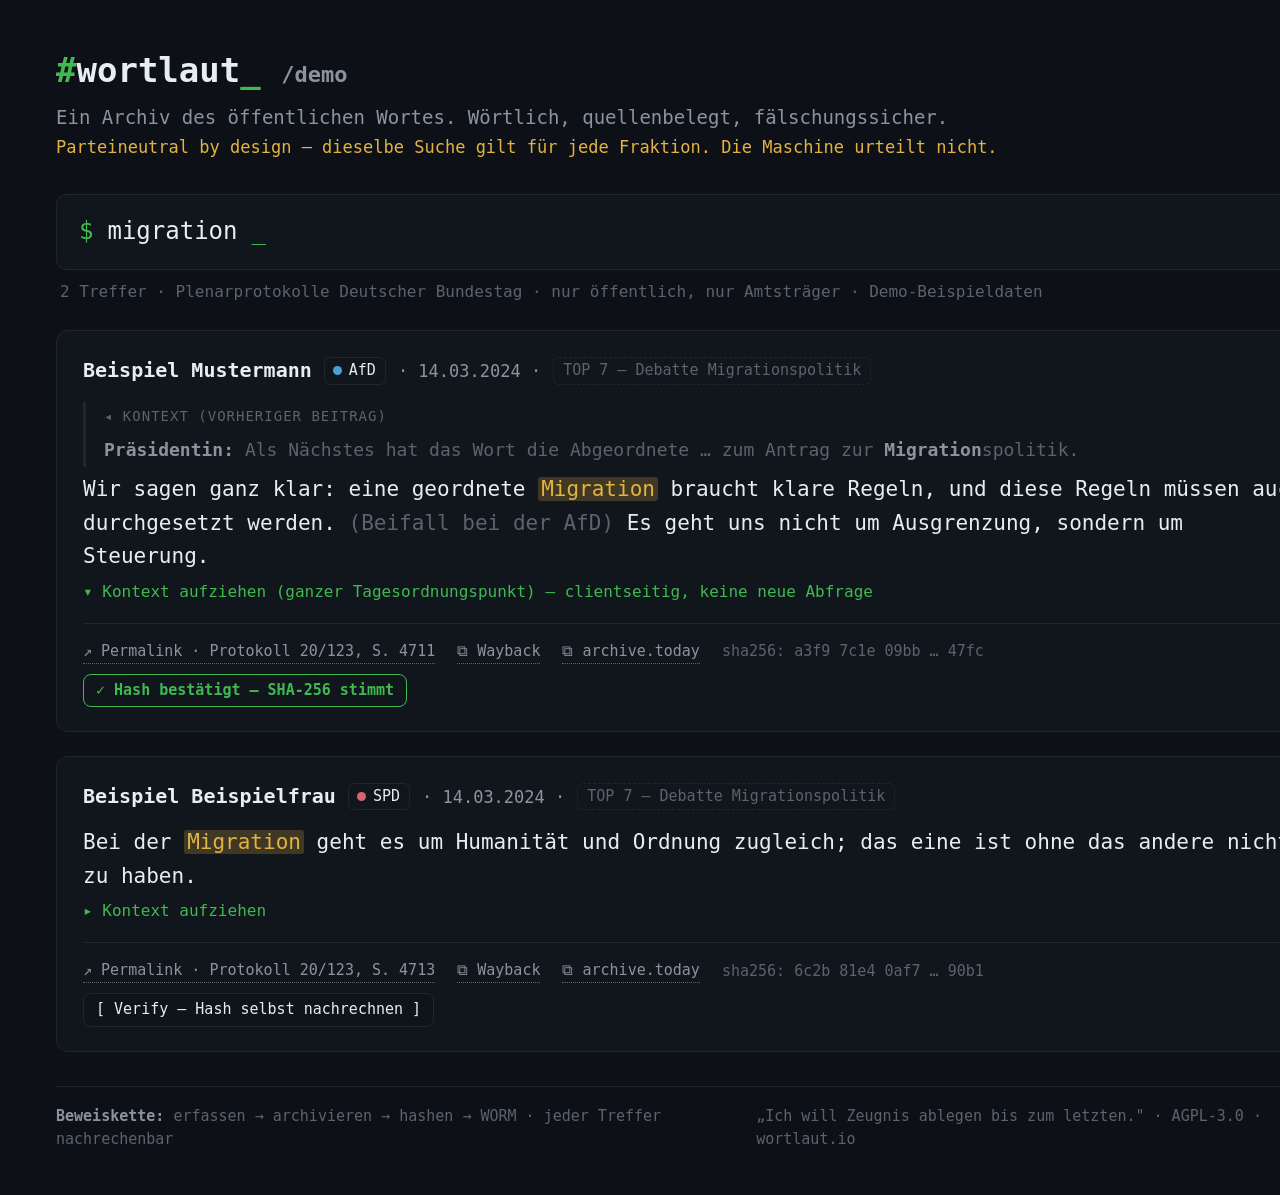
<file: docs/design/demo-page-mockup.html>
<!doctype html>
<html lang="de"><head><meta charset="utf-8">
<style>
  :root{
    --bg:#0d1117; --panel:#11161d; --panel2:#0f141a; --line:#1f2630;
    --fg:#e6edf3; --dim:#8b949e; --faint:#5b636d; --green:#3fb950; --amber:#e3b341; --red:#f85149;
    --mono:'JetBrains Mono','DejaVu Sans Mono','Consolas',monospace;
  }
  *{box-sizing:border-box}
  body{margin:0;background:var(--bg);color:var(--fg);font-family:var(--mono);font-size:19px;line-height:1.55;
    padding:44px 56px;width:1400px}
  .brand{font-size:34px;font-weight:bold}
  .brand .h{color:var(--green)} .brand .cur{color:var(--green)}
  .tagline{color:var(--dim);margin-top:6px;font-size:19px}
  .neutral{color:var(--amber);margin-top:2px;font-size:17px}
  .search{margin:34px 0 10px;background:var(--panel);border:1px solid var(--line);border-radius:10px;
    padding:18px 22px;display:flex;align-items:center;gap:14px;font-size:24px}
  .search .p{color:var(--green)} .search .q{color:var(--fg)} .search .cur{color:var(--green);animation:none}
  .meta{color:var(--faint);font-size:16px;margin:6px 4px 26px}
  .card{background:var(--panel);border:1px solid var(--line);border-radius:12px;padding:24px 26px;margin-bottom:24px}
  .head{display:flex;flex-wrap:wrap;gap:12px;align-items:center;font-size:17px;color:var(--dim);margin-bottom:14px}
  .who{color:var(--fg);font-weight:bold;font-size:20px}
  .party{color:var(--fg);border:1px solid var(--line);border-radius:6px;padding:1px 9px 1px 8px;font-size:15px;display:inline-flex;align-items:center;gap:7px}
  .party .dot{width:9px;height:9px;border-radius:50%;display:inline-block}
  .tag{color:var(--faint);border:1px dashed var(--line);border-radius:6px;padding:1px 9px;font-size:15px}
  .verbatim{font-size:21px;line-height:1.6;color:var(--fg)}
  mark{background:rgba(227,179,65,.22);color:var(--amber);padding:0 3px;border-radius:3px}
  .ctx{border-left:3px solid var(--line);margin:16px 0 6px;padding:4px 0 4px 18px}
  .ctx .lbl{color:var(--faint);font-size:14px;letter-spacing:1px;text-transform:uppercase;margin-bottom:8px}
  .ctx .before{color:var(--faint);font-size:18px;line-height:1.5}
  .ctx .before b{color:var(--dim);font-weight:bold}
  .zoom{color:var(--green);font-size:16px;margin-top:6px;cursor:pointer}
  .prov{display:flex;flex-wrap:wrap;gap:10px 22px;align-items:center;margin-top:18px;padding-top:16px;
    border-top:1px solid var(--line);font-size:15px;color:var(--dim)}
  .prov a{color:var(--dim);text-decoration:none;border-bottom:1px dotted var(--faint)}
  .hash{color:var(--faint)}
  .verify-ok{color:var(--green);font-weight:bold;border:1px solid var(--green);border-radius:8px;padding:4px 12px}
  .verify-btn{color:var(--fg);border:1px solid var(--line);border-radius:8px;padding:4px 12px;background:var(--panel2)}
  .foot{color:var(--faint);font-size:15px;margin-top:34px;border-top:1px solid var(--line);padding-top:18px;
    display:flex;justify-content:space-between}
  .chain{color:var(--faint)}
  .chain b{color:var(--dim)}
</style></head>
<body>
  <div class="brand"><span class="h">#</span>wortlaut<span class="cur">_</span> <span style="color:var(--dim);font-size:22px">/demo</span></div>
  <div class="tagline">Ein Archiv des öffentlichen Wortes. Wörtlich, quellenbelegt, fälschungssicher.</div>
  <div class="neutral">Parteineutral by design — dieselbe Suche gilt für jede Fraktion. Die Maschine urteilt nicht.</div>

  <div class="search"><span class="p">$</span><span class="q">migration</span><span class="cur">_</span></div>
  <div class="meta">2 Treffer · Plenarprotokolle Deutscher Bundestag · nur öffentlich, nur Amtsträger · Demo-Beispieldaten</div>

  <!-- Karte 1: mit aufgezogenem Kontext + bestätigtem Verify -->
  <div class="card">
    <div class="head">
      <span class="who">Beispiel Mustermann</span>
      <span class="party"><span class="dot" style="background:#4a9fd4"></span>AfD</span>
      <span>· 14.03.2024 ·</span>
      <span class="tag">TOP 7 — Debatte Migrationspolitik</span>
    </div>
    <div class="ctx">
      <div class="lbl">◂ Kontext (vorheriger Beitrag)</div>
      <div class="before"><b>Präsidentin:</b> Als Nächstes hat das Wort die Abgeordnete … zum Antrag zur <b>Migration</b>spolitik.</div>
    </div>
    <div class="verbatim">Wir sagen ganz klar: eine geordnete <mark>Migration</mark> braucht klare Regeln, und diese Regeln müssen auch durchgesetzt werden. <span style="color:var(--faint)">(Beifall bei der AfD)</span> Es geht uns nicht um Ausgrenzung, sondern um Steuerung.</div>
    <div class="zoom">▾ Kontext aufziehen (ganzer Tagesordnungspunkt) — clientseitig, keine neue Abfrage</div>
    <div class="prov">
      <a>↗ Permalink · Protokoll 20/123, S. 4711</a>
      <a>⧉ Wayback</a>
      <a>⧉ archive.today</a>
      <span class="hash">sha256: a3f9 7c1e 09bb … 47fc</span>
      <span class="verify-ok">✓ Hash bestätigt — SHA-256 stimmt</span>
    </div>
  </div>

  <!-- Karte 2: eingeklappt, Verify noch nicht geklickt (Neutralität: andere Fraktion) -->
  <div class="card">
    <div class="head">
      <span class="who">Beispiel Beispielfrau</span>
      <span class="party"><span class="dot" style="background:#d9636b"></span>SPD</span>
      <span>· 14.03.2024 ·</span>
      <span class="tag">TOP 7 — Debatte Migrationspolitik</span>
    </div>
    <div class="verbatim">Bei der <mark>Migration</mark> geht es um Humanität und Ordnung zugleich; das eine ist ohne das andere nicht zu haben.</div>
    <div class="zoom">▸ Kontext aufziehen</div>
    <div class="prov">
      <a>↗ Permalink · Protokoll 20/123, S. 4713</a>
      <a>⧉ Wayback</a>
      <a>⧉ archive.today</a>
      <span class="hash">sha256: 6c2b 81e4 0af7 … 90b1</span>
      <span class="verify-btn">[ Verify — Hash selbst nachrechnen ]</span>
    </div>
  </div>

  <div class="foot">
    <span class="chain"><b>Beweiskette:</b> erfassen → archivieren → hashen → WORM · jeder Treffer nachrechenbar</span>
    <span>„Ich will Zeugnis ablegen bis zum letzten." · AGPL-3.0 · wortlaut.io</span>
  </div>
</body></html>
</file>
